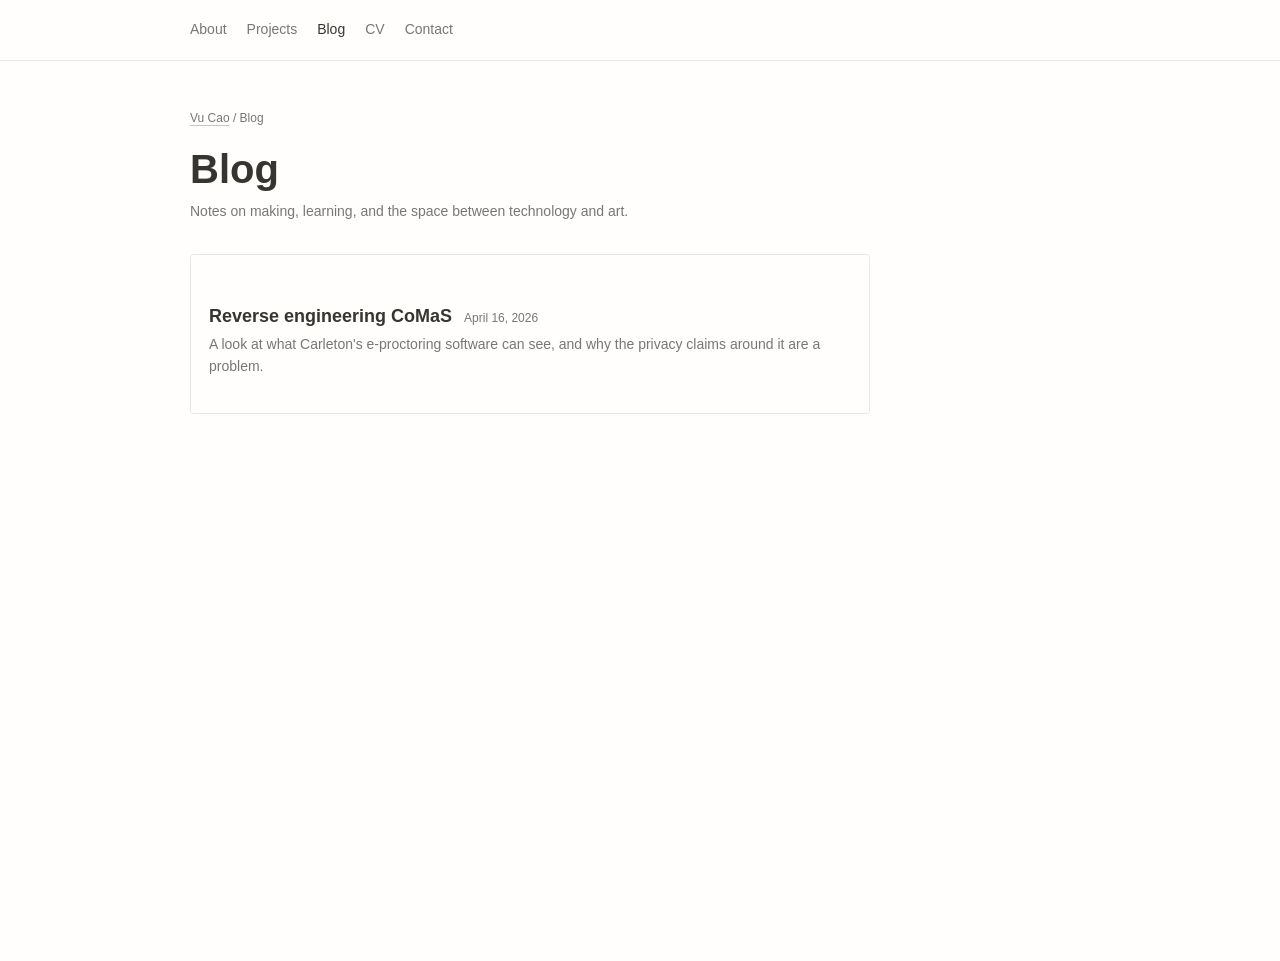
<file: blog/index.html>
<!DOCTYPE html>
<html lang="en">

<head>
  <meta charset="UTF-8">
  <meta name="viewport" content="width=device-width, initial-scale=1.0">
  <title>Blog - Vu Cao</title>
  <meta name="description" content="Notes by Vu Cao on technology, art, and making things.">
  <link rel="stylesheet" href="../index.css">
  <link rel="icon" href="https://static.wikia.nocookie.net/rfti/images/4/42/Pupsik.png" type="image/png">
</head>

<body>
  <header class="site-nav">
    <nav aria-label="Portfolio navigation">
      <a href="../">About</a>
      <a href="../#projects">Projects</a>
      <a href="./" class="is-active" aria-current="page">Blog</a>
      <a href="../Vu Cao - Resume.pdf" target="_blank" rel="noreferrer">CV</a>
      <a href="../#contact">Contact</a>
    </nav>
  </header>

  <div class="portfolio-shell">
    <main class="notion-page">
      <section class="blog-post" aria-labelledby="blog-title">
        <header class="page-header">
          <p class="breadcrumb"><a href="../">Vu Cao</a> / Blog</p>
          <h1 id="blog-title">Blog</h1>
          <p class="page-subtitle">Notes on making, learning, and the space between technology and art.</p>
        </header>

        <div class="blog-list">
          <a class="blog-entry" href="comas/">
            <div class="blog-entry-header">
              <h2>Reverse engineering CoMaS</h2>
              <span class="blog-entry-date">April 16, 2026</span>
            </div>
            <p>A look at what Carleton's e-proctoring software can see, and why the privacy claims around it are a problem.</p>
          </a>
        </div>
      </section>
    </main>
  </div>
</body>

</html>
</file>
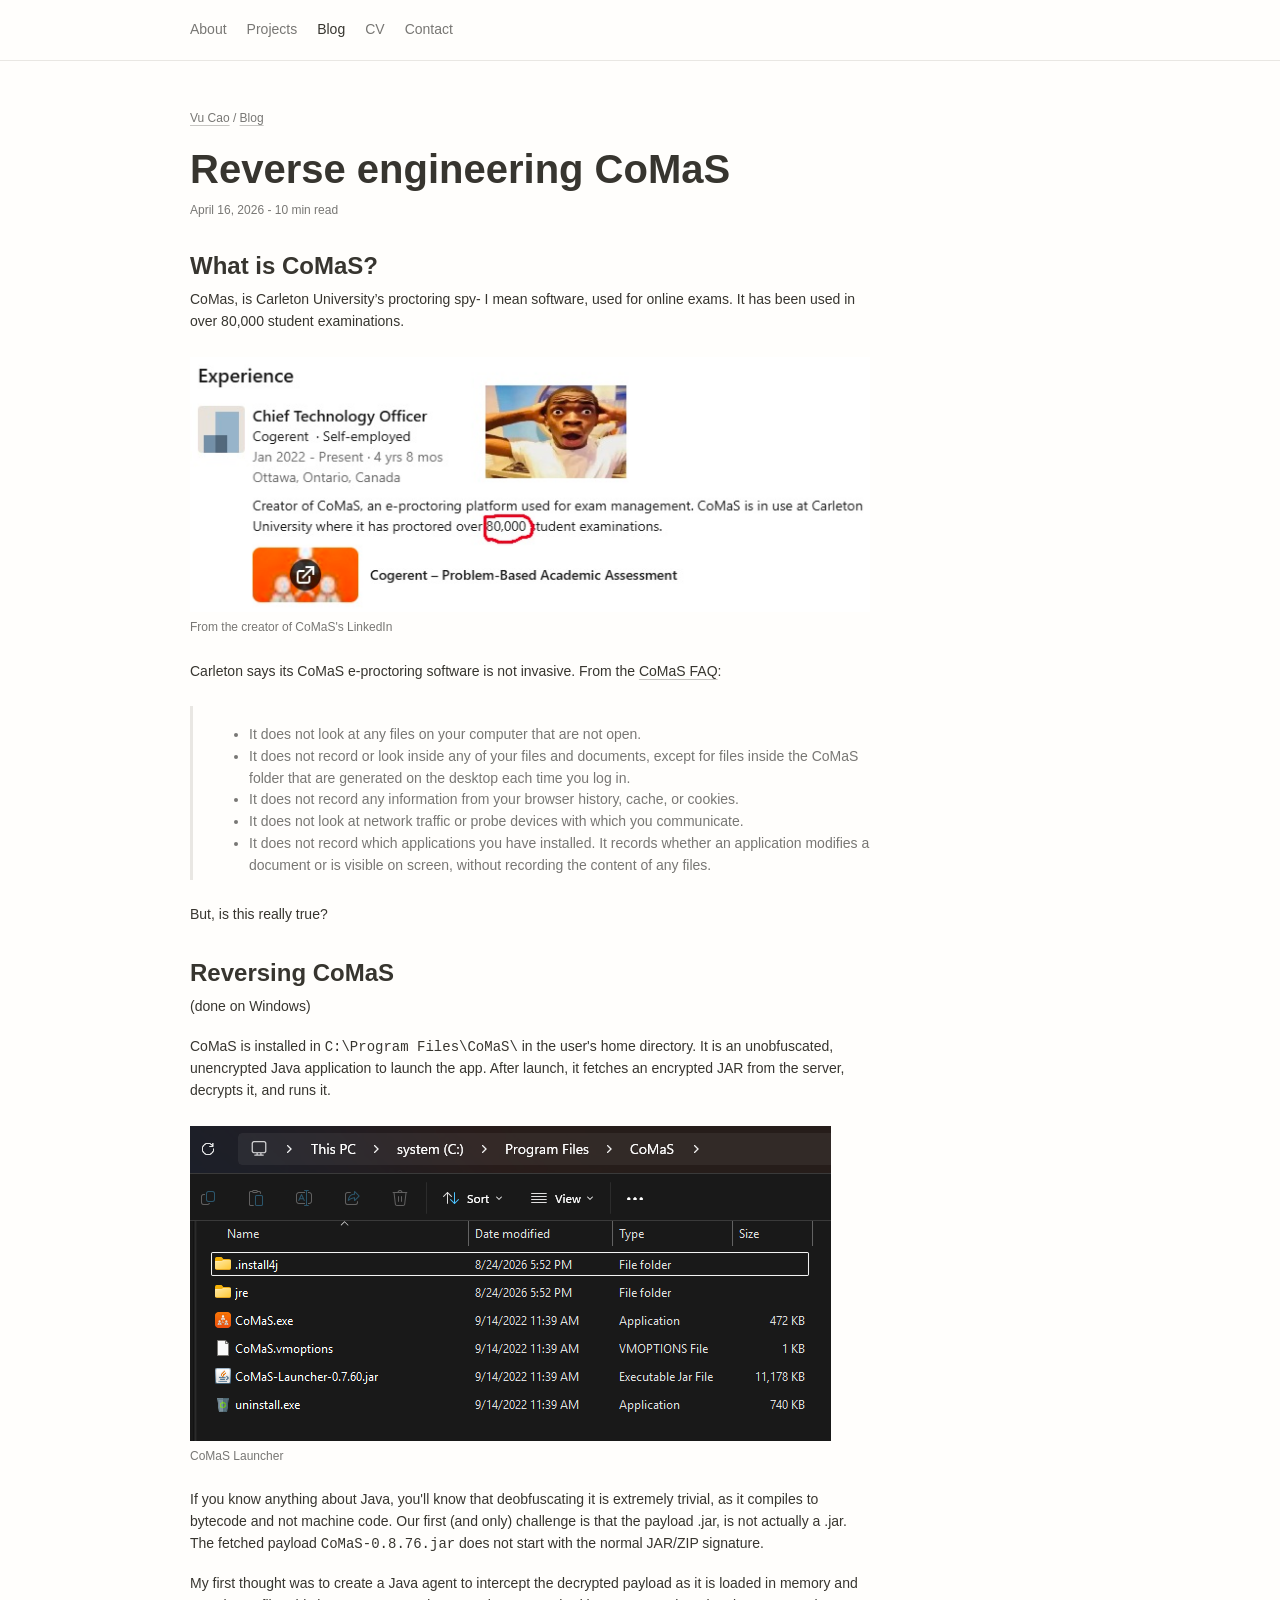
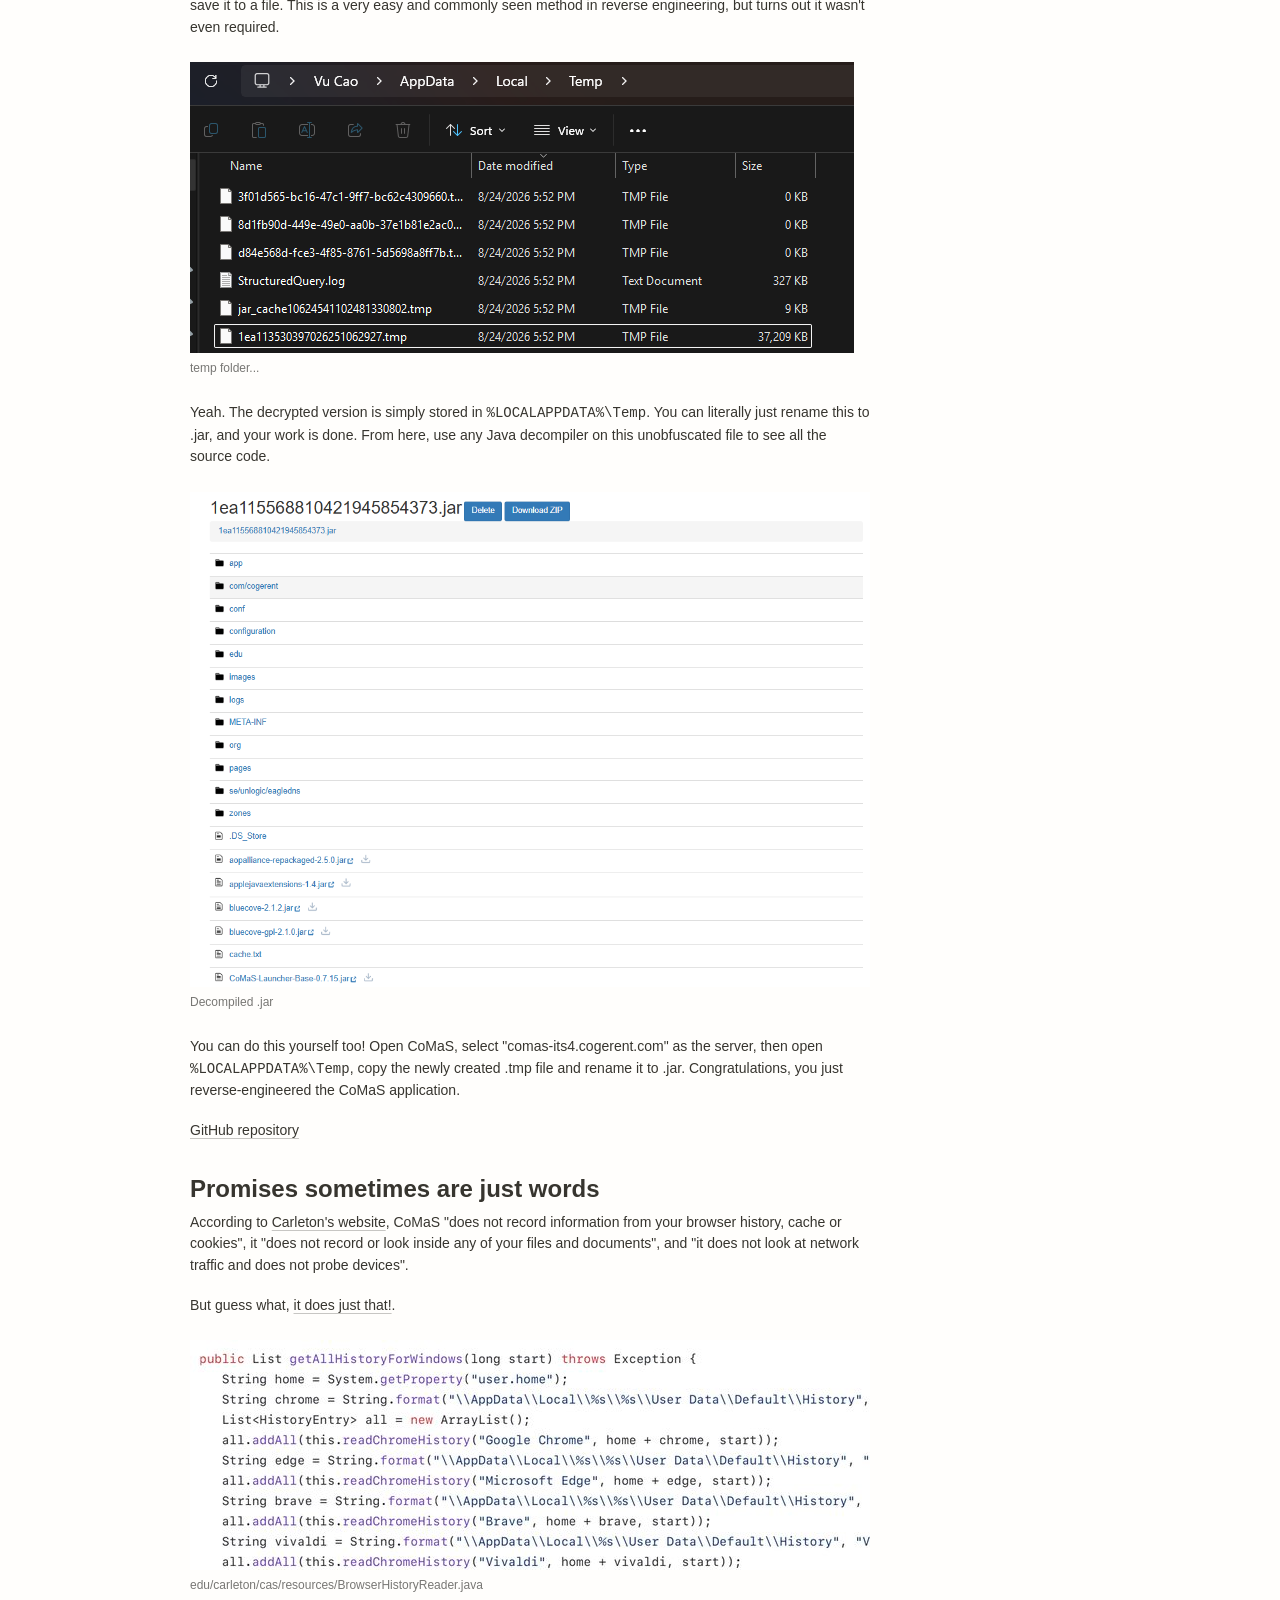
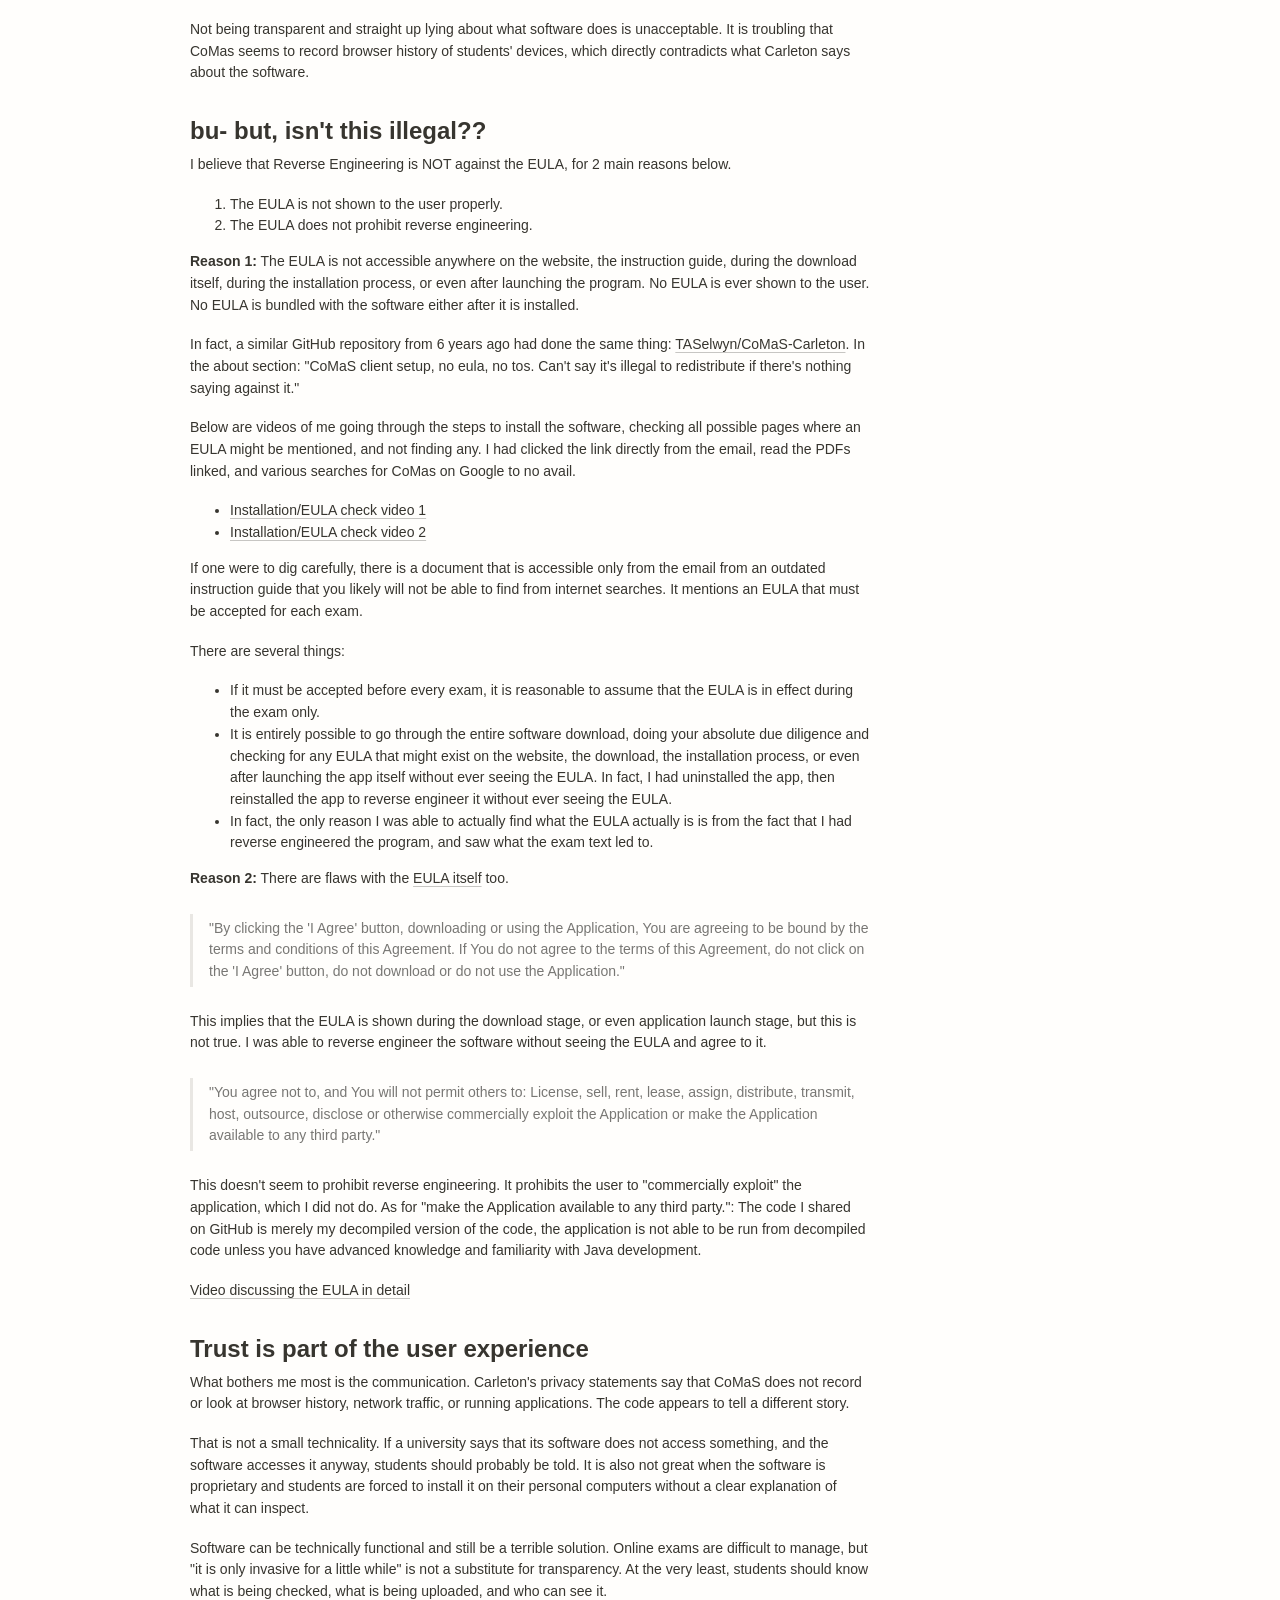
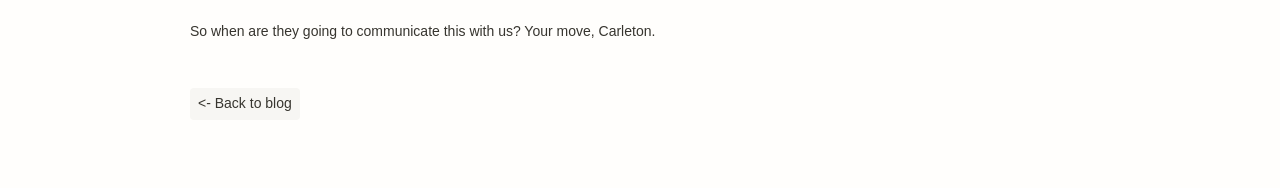
<file: blog/comas/index.html>
<!DOCTYPE html>
<html lang="en">

<head>
  <meta charset="UTF-8">
  <meta name="viewport" content="width=device-width, initial-scale=1.0">
  <title>Reverse engineering CoMaS - Vu Cao</title>
  <meta name="description" content="A look at what Carleton's e-proctoring software can see, and why the privacy claims around it are a problem.">
  <link rel="stylesheet" href="../../index.css">
  <link rel="icon" href="https://static.wikia.nocookie.net/rfti/images/4/42/Pupsik.png" type="image/png">
</head>

<body>
  <header class="site-nav">
    <nav aria-label="Portfolio navigation">
      <a href="../../">About</a>
      <a href="../../#projects">Projects</a>
      <a href="../" class="is-active" aria-current="page">Blog</a>
      <a href="../../Vu Cao - Resume.pdf" target="_blank" rel="noreferrer">CV</a>
      <a href="../../#contact">Contact</a>
    </nav>
  </header>

  <div class="portfolio-shell">
    <main class="notion-page">
      <article class="blog-post">
        <header class="page-header">
          <p class="breadcrumb"><a href="../../">Vu Cao</a> / <a href="../">Blog</a></p>
          <h1>Reverse engineering CoMaS</h1>
          <p class="blog-post-meta">April 16, 2026 - 10 min read</p>
        </header>

        <h2>What is CoMaS?</h2>
        <p>CoMas, is Carleton University’s proctoring spy- I mean software, used for online exams. It has been used in over 80,000 student examinations.</p>
        <figure class="blog-figure">
          <img src="assets/tweet-01.jpg" alt="Investigation screenshot 1">
          <figcaption>From the creator of CoMaS's LinkedIn</figcaption>
        </figure>
        <p>Carleton says its CoMaS e-proctoring software is not invasive. From the <a href="https://carleton.ca/ses/online-exams/e-proctoring/#sect4" target="_blank" rel="noreferrer">CoMaS FAQ</a>:</p>
        <blockquote>
          <ul>
            <li>It does not look at any files on your computer that are not open.</li>
            <li>It does not record or look inside any of your files and documents, except for files inside the CoMaS folder that are generated on the desktop each time you log in.</li>
            <li>It does not record any information from your browser history, cache, or cookies.</li>
            <li>It does not look at network traffic or probe devices with which you communicate.</li>
            <li>It does not record which applications you have installed. It records whether an application modifies a document or is visible on screen, without recording the content of any files.</li>
          </ul>
        </blockquote>
        <p>But, is this really true?</p>

        <h2>Reversing CoMaS</h2>
        <p>(done on Windows)</p>
        
        <p>CoMaS is installed in <code>C:\Program Files\CoMaS\</code> in the user's home directory. It is an unobfuscated, unencrypted Java application to launch the app. After launch, it fetches an encrypted JAR from the server, decrypts it, and runs it.</p>
        <figure class="blog-figure">
          <img src="assets/comas launcher.png" alt="File Explorer showing the CoMaS folder and the selected CoMaS-0.8.76.jar file">
          <figcaption>CoMaS Launcher</figcaption>
        </figure>
        <p>If you know anything about Java, you'll know that deobfuscating it is extremely trivial, as it compiles to bytecode and not machine code. Our first (and only) challenge is that the payload .jar, is not actually a .jar. The fetched payload <code>CoMaS-0.8.76.jar</code> does not start with the normal JAR/ZIP signature.</p>
        <p>My first thought was to create a Java agent to intercept the decrypted payload as it is loaded in memory and save it to a file. This is a very easy and commonly seen method in reverse engineering, but turns out it wasn't even required.</p>
        <figure class="blog-figure">
          <img src="assets/temp.png" alt="temp folder">
          <figcaption>temp folder...</figcaption>
        </figure>
        <p>Yeah. The decrypted version is simply stored in <code>%LOCALAPPDATA%\Temp</code>. You can literally just rename this to .jar, and your work is done. From here, use any Java decompiler on this unobfuscated file to see all the source code. </p>
        <figure class="blog-figure">
          <img src="assets/decompiled.png" alt="decompiled">
          <figcaption>Decompiled .jar</figcaption>
        </figure>
        <p>You can do this yourself too! Open CoMaS, select "comas-its4.cogerent.com" as the server, then open <code>%LOCALAPPDATA%\Temp</code>, copy the newly created .tmp file and rename it to .jar. Congratulations, you just reverse-engineered the CoMaS application.</p>
        <p><a href="https://github.com/iceangelsaint/comas" target="_blank" rel="noreferrer">GitHub repository</a></p>
        <h2>Promises sometimes are just words</h2>
        <p>According to <a href="https://web.archive.org/web/20260306144216/https://carleton.ca/ses/online-exams/e-proctoring/" target="_blank" rel="noreferrer">Carleton's website</a>, CoMaS "does not record information from your browser history, cache or cookies", it "does not record or look inside any of your files and documents", and "it does not look at network traffic and does not probe devices".</p>
        <p> But guess what, <a href="https://github.com/iceangelsaint/comas/blob/main/edu/carleton/cas/resources/BrowserHistoryReader.java" target="_blank" rel="noreferrer">it does just that!</a>.</p>
        
        <figure class="blog-figure">
          <img src="assets/tweet-03.jpg" alt="Investigation screenshot 3">
          <figcaption>edu/carleton/cas/resources/BrowserHistoryReader.java</figcaption>
        </figure>
        <p>Not being transparent and straight up lying about what software does is unacceptable. It is troubling that CoMas seems to record browser history of students' devices, which directly contradicts what Carleton says about the software.</p>

        <h2>bu- but, isn't this illegal??</h2>
        <p>I believe that Reverse Engineering is NOT against the EULA, for 2 main reasons below.</p>
        <ol>
          <li>The EULA is not shown to the user properly.</li>
          <li>The EULA does not prohibit reverse engineering.</li>
        </ol>
        <p><strong>Reason 1:</strong> The EULA is not accessible anywhere on the website, the instruction guide, during the download itself, during the installation process, or even after launching the program. No EULA is ever shown to the user. No EULA is bundled with the software either after it is installed.</p>
        <p>In fact, a similar GitHub repository from 6 years ago had done the same thing: <a href="https://github.com/TASelwyn/CoMaS-Carleton" target="_blank" rel="noreferrer">TASelwyn/CoMaS-Carleton</a>. In the about section: "CoMaS client setup, no eula, no tos. Can't say it's illegal to redistribute if there's nothing saying against it."</p>
        <p>Below are videos of me going through the steps to install the software, checking all possible pages where an EULA might be mentioned, and not finding any. I had clicked the link directly from the email, read the PDFs linked, and various searches for CoMas on Google to no avail.</p>
        <ul>
          <li><a href="https://drive.google.com/file/d/1CXUyr5YnM7hxsNP12R7cD1mwN4JSBANf/view?usp=drive_link" target="_blank" rel="noreferrer">Installation/EULA check video 1</a></li>
          <li><a href="https://drive.google.com/file/d/1HdMAEIL2jgWdM0xgZRBXT5UNYkmm-uqT/view?usp=drive_link" target="_blank" rel="noreferrer">Installation/EULA check video 2</a></li>
        </ul>
        <p>If one were to dig carefully, there is a document that is accessible only from the email from an outdated instruction guide that you likely will not be able to find from internet searches. It mentions an EULA that must be accepted for each exam.</p>
        <p>There are several things:</p>
        <ul>
          <li>If it must be accepted before every exam, it is reasonable to assume that the EULA is in effect during the exam only.</li>
          <li>It is entirely possible to go through the entire software download, doing your absolute due diligence and checking for any EULA that might exist on the website, the download, the installation process, or even after launching the app itself without ever seeing the EULA. In fact, I had uninstalled the app, then reinstalled the app to reverse engineer it without ever seeing the EULA.</li>
          <li>In fact, the only reason I was able to actually find what the EULA actually is is from the fact that I had reverse engineered the program, and saw what the exam text led to.</li>
        </ul>
        <p><strong>Reason 2:</strong> There are flaws with the <a href="https://cogerent.com/eula" target="_blank" rel="noreferrer">EULA itself</a> too.</p>
        <blockquote>
          <p>"By clicking the 'I Agree' button, downloading or using the Application, You are agreeing to be bound by the terms and conditions of this Agreement. If You do not agree to the terms of this Agreement, do not click on the 'I Agree' button, do not download or do not use the Application."</p>
        </blockquote>
        <p>This implies that the EULA is shown during the download stage, or even application launch stage, but this is not true. I was able to reverse engineer the software without seeing the EULA and agree to it.</p>
        <blockquote>
          <p>"You agree not to, and You will not permit others to: License, sell, rent, lease, assign, distribute, transmit, host, outsource, disclose or otherwise commercially exploit the Application or make the Application available to any third party."</p>
        </blockquote>
        <p>This doesn't seem to prohibit reverse engineering. It prohibits the user to "commercially exploit" the application, which I did not do. As for "make the Application available to any third party.": The code I shared on GitHub is merely my decompiled version of the code, the application is not able to be run from decompiled code unless you have advanced knowledge and familiarity with Java development.</p>
        <p><a href="https://drive.google.com/file/d/1DPCs2OwfweFkY9jDhJpknUFdfU-nSySx/view?usp=drive_link" target="_blank" rel="noreferrer">Video discussing the EULA in detail</a></p>

        <h2>Trust is part of the user experience</h2>
        <p>What bothers me most is the communication. Carleton's privacy statements say that CoMaS does not record or look at browser history, network traffic, or running applications. The code appears to tell a different story.</p>
        <p>That is not a small technicality. If a university says that its software does not access something, and the software accesses it anyway, students should probably be told. It is also not great when the software is proprietary and students are forced to install it on their personal computers without a clear explanation of what it can inspect.</p>
        <p>Software can be technically functional and still be a terrible solution. Online exams are difficult to manage, but "it is only invasive for a little while" is not a substitute for transparency. At the very least, students should know what is being checked, what is being uploaded, and who can see it.</p>

        <p>So when are they going to communicate this with us? Your move, Carleton.</p>

        <a class="blog-back-link" href="../">&lt;- Back to blog</a>
      </article>
    </main>
  </div>
</body>

</html>
</file>
<file: index.css>
:root {
  --bg: #fffefc;
  --sidebar: #f7f6f3;
  --text: #37352f;
  --muted: #787774;
  --line: #e9e7e3;
  --hover: #efeeeb;
  --nav-height: 3.75rem;
  --page-start: 3rem;
  --tag-gray: #ebeced;
  --tag-green: #dbeddb;
  --tag-blue: #ddebf1;
  --tag-orange: #faebdd;
  --tag-purple: #e8deee;
  --tag-pink: #f4dfeb;
}

* {
  box-sizing: border-box;
}

html {
  scroll-behavior: smooth;
  scroll-padding-top: calc(var(--nav-height) + 1rem);
}

body {
  margin: 0;
  background: var(--bg);
  color: var(--text);
  font-family: ui-sans-serif, -apple-system, BlinkMacSystemFont, "Segoe UI", Helvetica, Arial, sans-serif;
  font-size: 14px;
  line-height: 1.55;
}

a {
  color: inherit;
  text-decoration-color: rgba(55, 53, 47, 0.28);
  text-underline-offset: 3px;
}

a:hover {
  background: var(--hover);
}

.portfolio-shell {
  min-height: 100vh;
  padding: var(--page-start) 1rem 0;
}

.site-nav {
  position: sticky;
  top: 0;
  z-index: 20;
  min-height: var(--nav-height);
  border-bottom: 1px solid var(--line);
  background: rgba(255, 254, 252, 0.94);
  backdrop-filter: blur(10px);
}

.site-nav nav {
  display: flex;
  flex-wrap: wrap;
  gap: 4px;
  align-items: center;
  justify-content: flex-start;
  width: min(calc(100% - 2rem), 900px);
  min-height: var(--nav-height);
  margin: 0 auto;
  padding: 8px 0;
}

.site-nav a,
.site-nav button {
  appearance: none;
  border: 0;
  padding: 5px 8px;
  border-radius: 4px;
  background: transparent;
  color: var(--muted);
  cursor: pointer;
  font: inherit;
  text-decoration: none;
}

.site-nav a:hover,
.site-nav a.is-active,
.site-nav button:hover,
.site-nav button.is-active {
  color: var(--text);
}

.site-nav nav > :first-child {
  margin-left: -8px;
}

.notion-page {
  width: min(100%, 900px);
  margin: 0 auto;
  padding: 0 0 72px;
}

.page-header {
  margin-bottom: 24px;
}

.page-icon {
  width: 78px;
  height: 78px;
  display: grid;
  place-items: center;
  margin-bottom: 12px;
  font-size: 64px;
}

.breadcrumb,
.page-subtitle,
.projects-heading p,
figcaption,
footer p {
  color: var(--muted);
}

.breadcrumb {
  margin: 0 0 6px;
  font-size: 12px;
}

h1,
h2,
h3,
p {
  margin-top: 0;
}

h1 {
  margin-bottom: 4px;
  font-size: 40px;
  line-height: 1.18;
  letter-spacing: 0;
}

h2 {
  margin-bottom: 8px;
  font-size: 24px;
  line-height: 1.25;
  letter-spacing: 0;
}

h3 {
  margin-bottom: 0;
  font-size: 16px;
  letter-spacing: 0;
}

.page-subtitle {
  margin-bottom: 0;
}

.blog-list {
  display: grid;
  gap: 1px;
  margin-top: 28px;
  border: 1px solid var(--line);
  border-radius: 4px;
  background: var(--line);
  overflow: hidden;
}

.blog-entry {
  display: block;
  padding: 18px;
  background: var(--bg);
  text-decoration: none;
}

.blog-entry:hover {
  background: var(--sidebar);
}

.blog-entry-header {
  display: flex;
  flex-wrap: wrap;
  gap: 8px 12px;
  align-items: baseline;
  margin-bottom: 6px;
}

.blog-entry-header h2 {
  margin-bottom: 0;
  font-size: 18px;
}

.blog-entry-date {
  color: var(--muted);
  font-size: 12px;
}

.blog-entry p {
  max-width: 42rem;
  margin-bottom: 0;
  color: var(--muted);
}

.blog-post {
  max-width: 680px;
}

.blog-post .page-header {
  margin-bottom: 32px;
}

.blog-post h1 {
  margin-bottom: 8px;
}

.blog-post-meta {
  margin-bottom: 0;
  color: var(--muted);
  font-size: 12px;
}

.blog-post p {
  margin-bottom: 18px;
}

.blog-post blockquote {
  margin: 24px 0;
  padding: 4px 0 4px 16px;
  border-left: 3px solid var(--line);
  color: var(--muted);
}

.blog-post blockquote p:last-child,
.blog-post blockquote ul:last-child {
  margin-bottom: 0;
}

.blog-figure {
  margin: 24px 0;
}

.blog-figure img {
  display: block;
  max-width: 100%;
  height: auto;
}

.blog-post h2 {
  margin-top: 32px;
}

.blog-back-link {
  display: inline-flex;
  margin-top: 28px;
  padding: 5px 8px;
  border-radius: 4px;
  background: var(--sidebar);
  text-decoration: none;
}

.intro-grid {
  display: grid;
  grid-template-columns: minmax(0, 1fr) minmax(240px, 320px);
  gap: 28px;
  align-items: start;
  margin: 0 0 24px;
}

.intro-copy p {
  margin-bottom: 12px;
}

.intro-copy ul {
  margin: 0 0 18px;
  padding-left: 24px;
}

.intro-copy li {
  margin-bottom: 6px;
}

.profile-card {
  display: grid;
  gap: 1px;
  overflow: hidden;
  border: 1px solid var(--line);
  border-radius: 4px;
  background: var(--line);
}

.profile-card div {
  display: grid;
  grid-template-columns: 120px 1fr;
  gap: 16px;
  padding: 8px 10px;
  background: var(--bg);
}

.profile-card span {
  color: var(--muted);
}

.profile-card strong {
  font-weight: 500;
}

.main-photo {
  margin: 0;
  padding-top: 24px;
}

.main-photo img {
  display: block;
  width: 100%;
  aspect-ratio: 4 / 3;
  object-fit: cover;
  border-radius: 3px;
}

figcaption {
  margin-top: 6px;
  font-size: 12px;
}

.links-row,
.category-tabs {
  display: flex;
  flex-wrap: wrap;
  gap: 8px;
  margin: 0;
}

.category-tabs {
  margin-bottom: 28px;
}

.links-row a,
.project-links a {
  display: inline-flex;
  align-items: center;
  min-height: 30px;
  padding: 4px 8px;
  border-radius: 4px;
  background: var(--sidebar);
  text-decoration: none;
}

hr {
  height: 1px;
  margin: 30px 0;
  border: 0;
  background: var(--line);
}

.projects-heading {
  margin-bottom: 14px;
}

.category-tabs {
  margin-top: 16px;
}

.category-tabs button {
  appearance: none;
  border: 0;
  display: inline-flex;
  align-items: center;
  gap: 8px;
  min-height: 32px;
  padding: 5px 10px;
  border-radius: 999px;
  background: #ece9e3;
  color: #4f4d49;
  cursor: pointer;
  font: inherit;
  font-weight: 600;
}

.category-tabs button::before {
  content: "";
  width: 12px;
  height: 12px;
  border-radius: 999px;
  background: currentColor;
  opacity: 0.42;
}

.category-tabs button:hover,
.category-tabs button:focus-visible {
  background: #dedad2;
  color: var(--text);
}

.category-tabs button.is-active {
  background: var(--text);
  color: #fffefc;
}

.category-tabs button.is-active::before {
  opacity: 1;
  background: #fffefc;
}

.project-categories {
  display: grid;
  gap: 16px;
}

.category-section {
  scroll-margin-top: calc(var(--nav-height) + 1rem);
}

details {
  border-top: 1px solid var(--line);
}

summary {
  display: flex;
  align-items: center;
  gap: 8px;
  min-height: 42px;
  list-style: none;
  cursor: pointer;
  font-weight: 600;
}

summary::-webkit-details-marker {
  display: none;
}

summary::before {
  content: "▾";
  color: var(--muted);
  font-size: 12px;
}

details:not([open]) summary::before {
  transform: rotate(-90deg);
}

summary em {
  display: inline-grid;
  min-width: 22px;
  height: 22px;
  place-items: center;
  border-radius: 999px;
  background: var(--tag-gray);
  color: var(--muted);
  font-style: normal;
  font-size: 12px;
  font-weight: 500;
}

.project-list {
  display: grid;
  gap: 1px;
  border: 1px solid var(--line);
  border-radius: 4px;
  background: var(--line);
  overflow: hidden;
}

.project-row {
  display: grid;
  grid-template-columns: 220px minmax(0, 1fr);
  gap: 18px;
  padding: 12px;
  background: var(--bg);
}

.project-image {
  display: block;
  aspect-ratio: 4 / 3;
  overflow: hidden;
  border-radius: 3px;
  background: var(--sidebar);
}

.project-image:hover {
  background: var(--sidebar);
}

.project-image img,
.project-image video {
  display: block;
  width: 100%;
  height: 100%;
  object-fit: cover;
}

.project-body {
  min-width: 0;
}

.project-title-line {
  display: flex;
  flex-wrap: wrap;
  gap: 8px 12px;
  align-items: baseline;
  margin-bottom: 6px;
}

.project-title-line span {
  color: var(--muted);
  font-size: 12px;
}

.project-body p {
  margin-bottom: 10px;
  color: #4f4d49;
}

.pill-row,
.tool-row,
.project-links {
  display: flex;
  flex-wrap: wrap;
  gap: 6px;
}

.tag-pill,
.tool-row span {
  display: inline-flex;
  align-items: center;
  min-height: 24px;
  padding: 2px 7px;
  border-radius: 4px;
  font-size: 12px;
  white-space: nowrap;
}

.tag-pill {
  background: var(--tag-green);
}

.tag-pill:nth-child(2n) {
  background: var(--tag-blue);
}

.tag-pill:nth-child(3n) {
  background: var(--tag-purple);
}

.tool-row {
  margin-top: 8px;
}

.tool-row span {
  background: var(--tag-gray);
  color: #5f5e5b;
}

.project-links {
  margin-top: 10px;
}

.project-links a {
  min-height: 26px;
  background: transparent;
  border: 1px solid var(--line);
  color: var(--muted);
  font-size: 12px;
}

.gallery-grid {
  display: grid;
  grid-template-columns: repeat(3, minmax(0, 1fr));
  gap: 10px;
  margin-top: 14px;
}

.gallery-grid video,
.gallery-grid img {
  width: 100%;
  aspect-ratio: 1 / 1;
  object-fit: cover;
  border-radius: 3px;
  background: var(--sidebar);
}

.gallery-grid .gallery-wide {
  grid-column: span 3;
  aspect-ratio: 16 / 9;
}

body.modal-open {
  overflow: hidden;
}

.motion-modal {
  position: fixed;
  inset: 0;
  z-index: 40;
  display: none;
  padding: 24px;
}

.motion-modal.is-open {
  display: grid;
  place-items: center;
}

.motion-modal-backdrop {
  position: absolute;
  inset: 0;
  background: rgba(29, 28, 25, 0.52);
}

.motion-modal-panel {
  position: relative;
  z-index: 1;
  width: min(100%, 920px);
  max-height: min(84vh, 760px);
  overflow: auto;
  padding: 20px;
  border: 1px solid var(--line);
  border-radius: 6px;
  background: var(--bg);
  box-shadow: 0 24px 80px rgba(29, 28, 25, 0.22);
}

.motion-modal-header {
  display: flex;
  gap: 16px;
  align-items: center;
  justify-content: space-between;
  margin-bottom: 14px;
}

.motion-modal-header h2 {
  margin-bottom: 0;
}

.modal-close {
  appearance: none;
  border: 1px solid var(--line);
  min-height: 30px;
  padding: 4px 8px;
  border-radius: 4px;
  background: var(--sidebar);
  color: var(--text);
  cursor: pointer;
  font: inherit;
}

.contact-section {
  display: grid;
  grid-template-columns: minmax(0, 1.25fr) minmax(240px, 0.75fr);
  gap: 28px;
  margin-top: 64px;
  padding: 32px 0 8px;
  border-top: 1px solid var(--line);
}

.contact-heading h2 {
  margin-bottom: 8px;
}

.contact-heading > p:last-child {
  max-width: 34rem;
  margin-bottom: 0;
  color: var(--muted);
}

.contact-eyebrow {
  margin-bottom: 10px;
  color: var(--muted);
  font-size: 18px;
  letter-spacing: 0.08em;
}

.contact-actions {
  align-self: end;
}

.contact-email {
  display: inline-block;
  margin-bottom: 14px;
  font-size: 16px;
  font-weight: 600;
  text-decoration-thickness: 1px;
}

.contact-links {
  display: flex;
  flex-wrap: wrap;
  gap: 8px;
}

.contact-links a {
  display: inline-flex;
  align-items: center;
  min-height: 30px;
  padding: 4px 8px;
  border-radius: 4px;
  background: var(--sidebar);
  text-decoration: none;
}

.contact-note {
  grid-column: 1 / -1;
  margin: 8px 0 0;
  color: var(--muted);
  font-size: 12px;
}

@media (max-width: 980px) {
  .notion-page {
    width: min(100% - 32px, 820px);
  }
}

@media (max-width: 720px) {
  .intro-grid,
  .contact-section,
  .project-row {
    grid-template-columns: 1fr;
  }

  .project-image {
    width: min(100%, 32rem);
  }

  .gallery-grid {
    grid-template-columns: repeat(2, minmax(0, 1fr));
  }

  .gallery-grid .gallery-wide {
    grid-column: span 2;
  }

  .motion-modal {
    padding: 14px;
  }

  .motion-modal-panel {
    padding: 14px;
  }
}

@media (max-width: 480px) {
  .portfolio-shell {
    padding-right: 0;
    padding-left: 0;
  }

  .notion-page {
    width: min(100% - 24px, 820px);
  }

  h1 {
    font-size: 34px;
  }

  .profile-card div {
    grid-template-columns: 1fr;
    gap: 2px;
  }

  .gallery-grid {
    grid-template-columns: 1fr;
  }

  .gallery-grid .gallery-wide {
    grid-column: span 1;
  }
}
</file>
